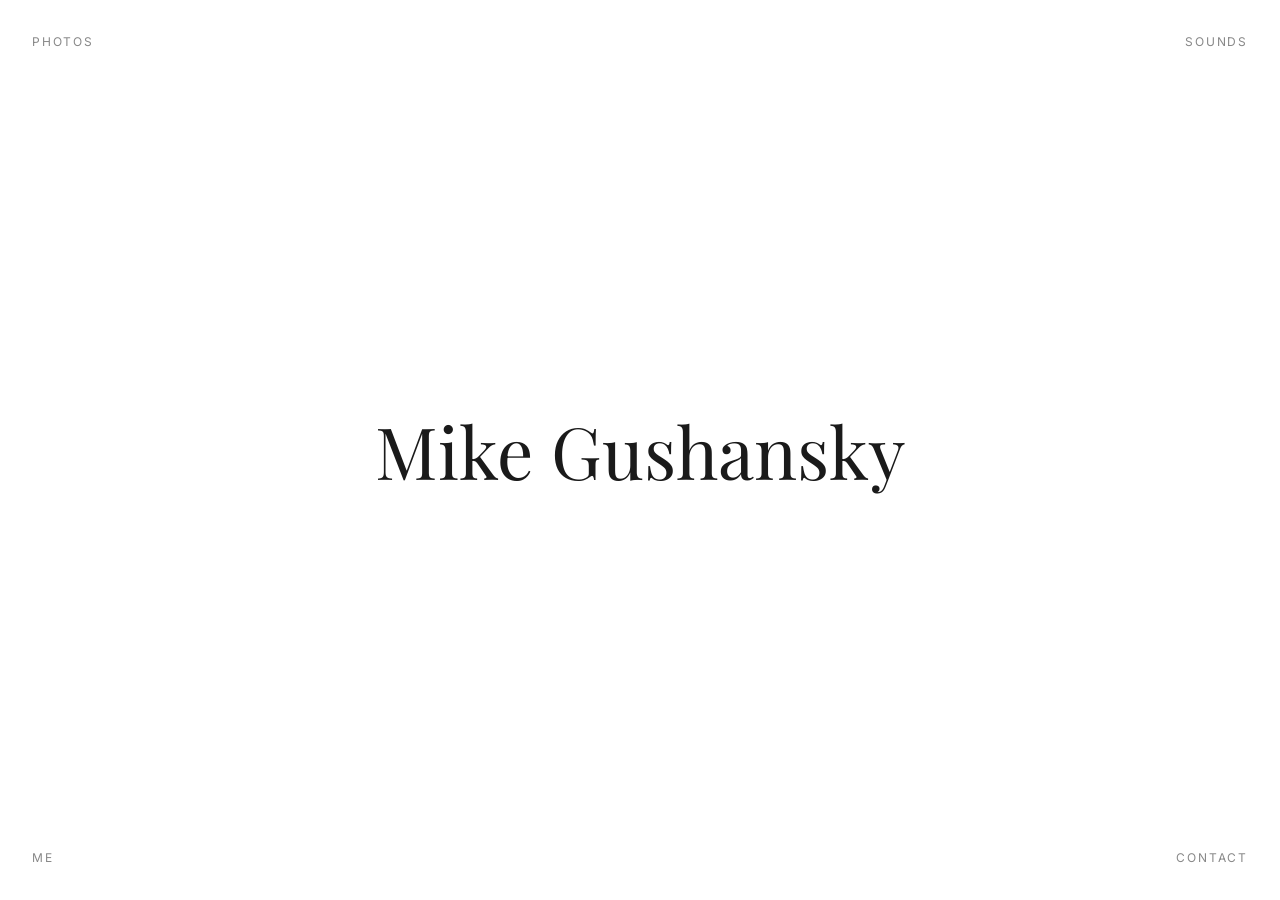
<file: index.html>
<!DOCTYPE html>
<html lang="en">
<head>
  <meta charset="UTF-8">
  <meta name="viewport" content="width=device-width, initial-scale=1.0">
  <meta name="description" content="Mike Gushansky — DJ and photographer. Music and visual storytelling.">
  <meta property="og:title" content="Mike Gushansky — DJ & Photographer">
  <meta property="og:description" content="Music and photography by Mike Gushansky.">
  <title>Mike Gushansky</title>
  <link rel="preconnect" href="https://fonts.googleapis.com">
  <link href="https://fonts.googleapis.com/css2?family=Playfair+Display:ital,wght@0,400;0,700;1,400&family=Inter:wght@300;400;500&display=swap" rel="stylesheet">
  <link rel="stylesheet" href="css/styles.css">
  <script src="https://identity.netlify.com/v1/netlify-identity-widget.js"></script>
</head>
<body class="home-page">

  <a href="photos.html" class="corner-nav__link corner-nav__link--top-left">Photos</a>
  <a href="sounds.html" class="corner-nav__link corner-nav__link--top-right">Sounds</a>
  <a href="me.html" class="corner-nav__link corner-nav__link--bottom-left">Me</a>
  <a href="contact.html" class="corner-nav__link corner-nav__link--bottom-right">Contact</a>

  <h1 class="home-name">Mike Gushansky</h1>

  <script>
    if (window.netlifyIdentity) {
      window.netlifyIdentity.on("init", user => {
        if (!user) {
          window.netlifyIdentity.on("login", () => {
            document.location.href = "/admin/";
          });
        }
      });
    }
  </script>
</body>
</html>
</file>
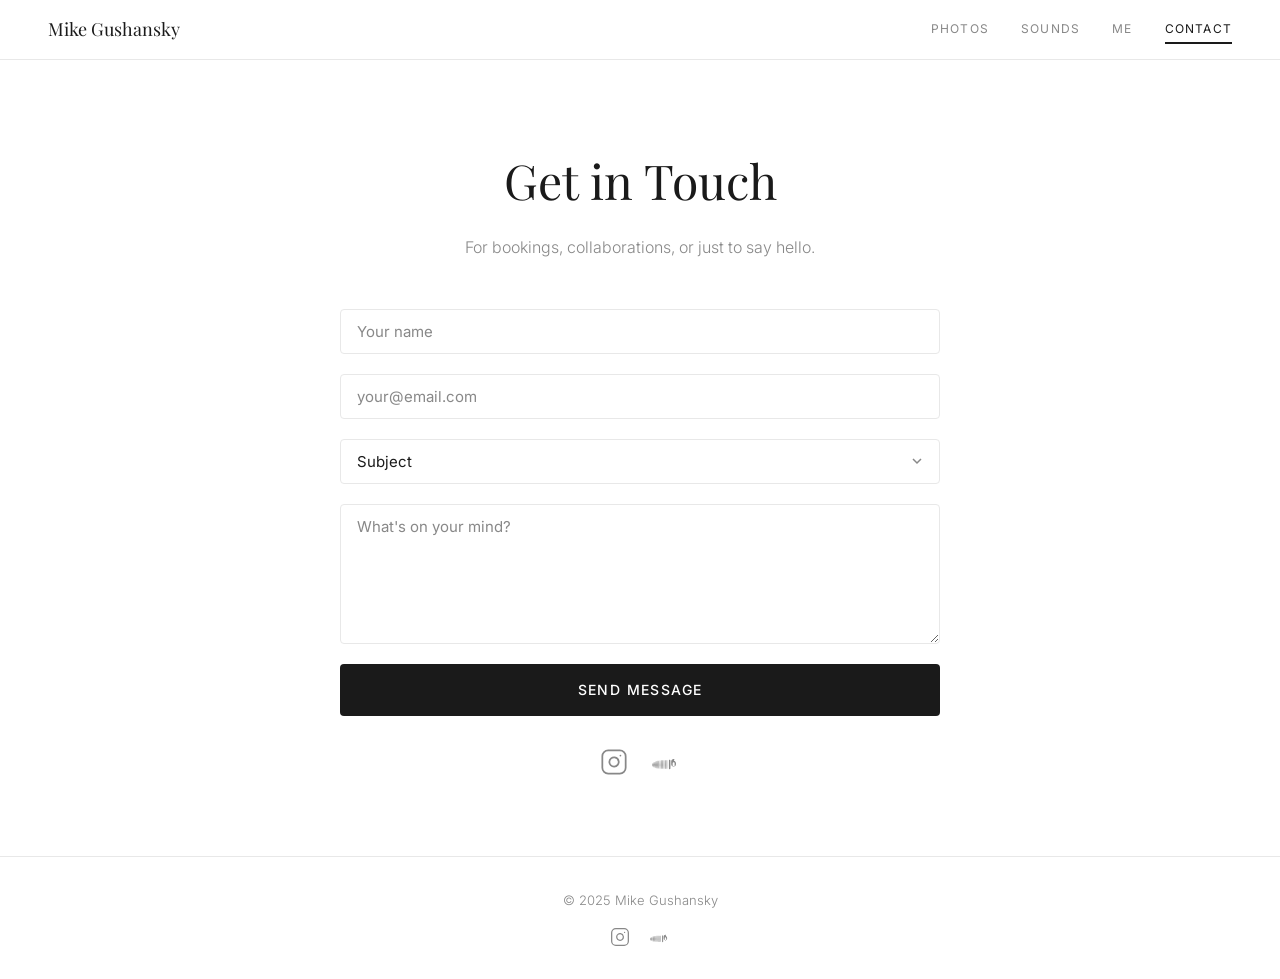
<file: contact.html>
<!DOCTYPE html>
<html lang="en">
<head>
  <meta charset="UTF-8">
  <meta name="viewport" content="width=device-width, initial-scale=1.0">
  <meta name="description" content="Get in touch with Mike Gushansky for bookings, collaborations, or photography inquiries.">
  <meta property="og:title" content="Mike Gushansky — DJ & Photographer">
  <meta property="og:description" content="Music and photography by Mike Gushansky.">
  <title>Mike Gushansky — Contact</title>
  <link rel="preconnect" href="https://fonts.googleapis.com">
  <link href="https://fonts.googleapis.com/css2?family=Playfair+Display:ital,wght@0,400;0,700;1,400&family=Inter:wght@300;400;500&display=swap" rel="stylesheet">
  <link rel="stylesheet" href="css/styles.css">
  <script src="https://identity.netlify.com/v1/netlify-identity-widget.js"></script>
</head>
<body>

  <!-- Top Navigation -->
  <nav class="top-nav">
    <a href="index.html" class="top-nav__logo">Mike Gushansky</a>
    <div class="top-nav__links">
      <a href="photos.html" class="top-nav__link">Photos</a>
      <a href="sounds.html" class="top-nav__link">Sounds</a>
      <a href="me.html" class="top-nav__link">Me</a>
      <a href="contact.html" class="top-nav__link top-nav__link--active">Contact</a>
    </div>
    <button class="hamburger" aria-label="Menu">
      <span class="hamburger__line"></span>
      <span class="hamburger__line"></span>
      <span class="hamburger__line"></span>
    </button>
  </nav>

  <!-- Mobile Menu -->
  <div class="mobile-menu">
    <a href="photos.html" class="mobile-menu__link">Photos</a>
    <a href="sounds.html" class="mobile-menu__link">Sounds</a>
    <a href="me.html" class="mobile-menu__link">Me</a>
    <a href="contact.html" class="mobile-menu__link mobile-menu__link--active">Contact</a>
  </div>

  <div class="page-body">
    <main>

      <div class="content-wrap">
        <header class="page-header fade-in">
          <h1 class="page-header__title">Get in Touch</h1>
          <p class="page-header__tagline">For bookings, collaborations, or just to say hello.</p>
        </header>
      </div>

      <div class="content-wrap">
        <div class="contact-form-wrap fade-in">

          <!-- Netlify handles this form for free — no backend needed. Submissions appear in your Netlify dashboard. -->
          <form class="contact-form" name="contact" method="POST" data-netlify="true" netlify>
            <input type="hidden" name="form-name" value="contact">
            <input type="text" name="name" placeholder="Your name" required>
            <input type="email" name="email" placeholder="your@email.com" required>
            <select name="subject" required>
              <option value="" disabled selected>Subject</option>
              <option value="Booking">Booking</option>
              <option value="Collaboration">Collaboration</option>
              <option value="Photography">Photography</option>
              <option value="Other">Other</option>
            </select>
            <textarea name="message" rows="6" placeholder="What's on your mind?" required></textarea>
            <button type="submit" class="contact-form__submit">Send Message</button>
          </form>

          <div id="form-success">
            <p>Thanks! I'll be in touch soon.</p>
          </div>

          <!-- Social Icons -->
          <div class="contact-socials">
            <a href="https://www.instagram.com/mikegushansky/" target="_blank" aria-label="Instagram">
              <svg viewBox="0 0 24 24" fill="none" stroke="currentColor" stroke-width="1.5" stroke-linecap="round" stroke-linejoin="round"><rect x="2" y="2" width="20" height="20" rx="5" ry="5"></rect><path d="M16 11.37A4 4 0 1 1 12.63 8 4 4 0 0 1 16 11.37z"></path><line x1="17.5" y1="6.5" x2="17.51" y2="6.5"></line></svg>
            </a>
            <a href="https://soundcloud.com/mikegushansky" target="_blank" aria-label="SoundCloud">
              <svg viewBox="0 0 24 24" fill="currentColor"><path d="M1.175 12.225c-.051 0-.094.046-.101.1l-.233 2.154.233 2.105c.007.058.05.098.101.098.05 0 .09-.04.099-.098l.255-2.105-.27-2.154c-.009-.06-.05-.1-.1-.1m-.899.828c-.06 0-.091.037-.104.094L0 14.479l.172 1.282c.013.06.045.094.104.094.057 0 .09-.038.104-.094l.2-1.282-.2-1.332c-.014-.057-.047-.094-.104-.094m1.8-1.156c-.063 0-.11.05-.116.11l-.213 2.451.213 2.36c.006.063.053.11.116.11.063 0 .109-.047.116-.11l.244-2.36-.244-2.45c-.007-.064-.053-.111-.116-.111m.899-.427c-.073 0-.126.058-.132.125l-.193 2.878.193 2.728c.006.071.059.125.132.125.072 0 .123-.054.132-.125l.217-2.728-.217-2.878c-.009-.067-.06-.125-.132-.125m.9-.235c-.082 0-.14.066-.148.14l-.174 3.113.174 2.86c.008.076.066.14.148.14.08 0 .138-.064.148-.14l.197-2.86-.197-3.113c-.01-.074-.068-.14-.148-.14m.9-.236c-.09 0-.154.073-.16.155l-.155 3.349.155 2.94c.006.084.07.155.16.155.088 0 .152-.071.16-.155l.175-2.94-.175-3.349c-.008-.082-.072-.155-.16-.155m.998-.146c-.1 0-.17.08-.176.168l-.135 3.495.135 2.993c.006.09.076.168.176.168.098 0 .168-.078.176-.168l.154-2.993-.154-3.495c-.008-.088-.078-.168-.176-.168m1.1-.198c-.11 0-.187.09-.193.183l-.117 3.693.117 3.024c.006.098.083.183.193.183.108 0 .183-.085.193-.183l.13-3.024-.13-3.693c-.01-.093-.085-.183-.193-.183m1.098-.134c-.12 0-.2.098-.207.197l-.098 3.827.098 3.05c.007.103.087.197.207.197.118 0 .198-.094.207-.197l.11-3.05-.11-3.827c-.009-.099-.089-.197-.207-.197m1.1-.088c-.13 0-.214.105-.22.21l-.078 3.915.079 3.066c.006.11.09.21.22.21.127 0 .21-.1.22-.21l.088-3.066-.089-3.914c-.009-.106-.092-.211-.22-.211m1.202-.02c-.14 0-.228.116-.234.226l-.063 3.934.064 3.076c.006.116.094.226.234.226.137 0 .225-.11.234-.226l.072-3.076-.072-3.934c-.009-.11-.097-.226-.234-.226m1.2.032c-.148 0-.24.122-.247.238l-.047 3.902.047 3.082c.007.12.1.238.248.238.146 0 .238-.118.247-.238l.053-3.082-.053-3.902c-.009-.116-.101-.238-.247-.238m1.302.05c-.09 0-.168.04-.217.106-.03.04-.047.09-.05.143l-.03 3.747.03 3.074c.004.06.02.11.05.15.05.065.127.107.218.107.088 0 .165-.04.215-.104.032-.04.05-.092.053-.153l.034-3.074-.034-3.747c-.003-.06-.02-.11-.053-.15-.05-.067-.127-.109-.216-.109m2.372-.384c-.193 0-.36.079-.474.21a.62.62 0 0 0-.152.378v.002l-.035 3.822.035 3.05a.627.627 0 0 0 .626.593c.33 0 .604-.252.627-.577v.003l.038-3.069-.038-3.838c-.016-.04-.027-.08-.044-.116a1.1 1.1 0 0 0-.193-.32 1.094 1.094 0 0 0-.39-.278m4.1-.497c-.227-.09-.474-.137-.73-.137-1.12 0-2.028.89-2.058 2.003v.004l-.002 2.588v.002c.03 1.112.938 2.001 2.06 2.001.556 0 1.06-.22 1.43-.578.371-.359.6-.858.6-1.41V13.12c0-1.094-.757-2.012-1.781-2.268m.614 4.678a.835.835 0 0 1-.834.834c-.46 0-.833-.374-.833-.834v-2.41a.834.834 0 0 1 .833-.832c.46 0 .834.372.834.833v2.41z"/></svg>
            </a>
          </div>

        </div>
      </div>

    </main>

    <!-- Footer -->
    <footer class="site-footer">
      <p class="site-footer__copy">&copy; 2025 Mike Gushansky</p>
      <div class="site-footer__socials">
        <a href="https://www.instagram.com/mikegushansky/" target="_blank" aria-label="Instagram">
          <svg viewBox="0 0 24 24" fill="none" stroke="currentColor" stroke-width="1.5" stroke-linecap="round" stroke-linejoin="round"><rect x="2" y="2" width="20" height="20" rx="5" ry="5"></rect><path d="M16 11.37A4 4 0 1 1 12.63 8 4 4 0 0 1 16 11.37z"></path><line x1="17.5" y1="6.5" x2="17.51" y2="6.5"></line></svg>
        </a>
        <a href="https://soundcloud.com/mikegushansky" target="_blank" aria-label="SoundCloud">
          <svg viewBox="0 0 24 24" fill="currentColor"><path d="M1.175 12.225c-.051 0-.094.046-.101.1l-.233 2.154.233 2.105c.007.058.05.098.101.098.05 0 .09-.04.099-.098l.255-2.105-.27-2.154c-.009-.06-.05-.1-.1-.1m-.899.828c-.06 0-.091.037-.104.094L0 14.479l.172 1.282c.013.06.045.094.104.094.057 0 .09-.038.104-.094l.2-1.282-.2-1.332c-.014-.057-.047-.094-.104-.094m1.8-1.156c-.063 0-.11.05-.116.11l-.213 2.451.213 2.36c.006.063.053.11.116.11.063 0 .109-.047.116-.11l.244-2.36-.244-2.45c-.007-.064-.053-.111-.116-.111m.899-.427c-.073 0-.126.058-.132.125l-.193 2.878.193 2.728c.006.071.059.125.132.125.072 0 .123-.054.132-.125l.217-2.728-.217-2.878c-.009-.067-.06-.125-.132-.125m.9-.235c-.082 0-.14.066-.148.14l-.174 3.113.174 2.86c.008.076.066.14.148.14.08 0 .138-.064.148-.14l.197-2.86-.197-3.113c-.01-.074-.068-.14-.148-.14m.9-.236c-.09 0-.154.073-.16.155l-.155 3.349.155 2.94c.006.084.07.155.16.155.088 0 .152-.071.16-.155l.175-2.94-.175-3.349c-.008-.082-.072-.155-.16-.155m.998-.146c-.1 0-.17.08-.176.168l-.135 3.495.135 2.993c.006.09.076.168.176.168.098 0 .168-.078.176-.168l.154-2.993-.154-3.495c-.008-.088-.078-.168-.176-.168m1.1-.198c-.11 0-.187.09-.193.183l-.117 3.693.117 3.024c.006.098.083.183.193.183.108 0 .183-.085.193-.183l.13-3.024-.13-3.693c-.01-.093-.085-.183-.193-.183m1.098-.134c-.12 0-.2.098-.207.197l-.098 3.827.098 3.05c.007.103.087.197.207.197.118 0 .198-.094.207-.197l.11-3.05-.11-3.827c-.009-.099-.089-.197-.207-.197m1.1-.088c-.13 0-.214.105-.22.21l-.078 3.915.079 3.066c.006.11.09.21.22.21.127 0 .21-.1.22-.21l.088-3.066-.089-3.914c-.009-.106-.092-.211-.22-.211m1.202-.02c-.14 0-.228.116-.234.226l-.063 3.934.064 3.076c.006.116.094.226.234.226.137 0 .225-.11.234-.226l.072-3.076-.072-3.934c-.009-.11-.097-.226-.234-.226m1.2.032c-.148 0-.24.122-.247.238l-.047 3.902.047 3.082c.007.12.1.238.248.238.146 0 .238-.118.247-.238l.053-3.082-.053-3.902c-.009-.116-.101-.238-.247-.238m1.302.05c-.09 0-.168.04-.217.106-.03.04-.047.09-.05.143l-.03 3.747.03 3.074c.004.06.02.11.05.15.05.065.127.107.218.107.088 0 .165-.04.215-.104.032-.04.05-.092.053-.153l.034-3.074-.034-3.747c-.003-.06-.02-.11-.053-.15-.05-.067-.127-.109-.216-.109m2.372-.384c-.193 0-.36.079-.474.21a.62.62 0 0 0-.152.378v.002l-.035 3.822.035 3.05a.627.627 0 0 0 .626.593c.33 0 .604-.252.627-.577v.003l.038-3.069-.038-3.838c-.016-.04-.027-.08-.044-.116a1.1 1.1 0 0 0-.193-.32 1.094 1.094 0 0 0-.39-.278m4.1-.497c-.227-.09-.474-.137-.73-.137-1.12 0-2.028.89-2.058 2.003v.004l-.002 2.588v.002c.03 1.112.938 2.001 2.06 2.001.556 0 1.06-.22 1.43-.578.371-.359.6-.858.6-1.41V13.12c0-1.094-.757-2.012-1.781-2.268m.614 4.678a.835.835 0 0 1-.834.834c-.46 0-.833-.374-.833-.834v-2.41a.834.834 0 0 1 .833-.832c.46 0 .834.372.834.833v2.41z"/></svg>
        </a>
      </div>
    </footer>

  </div>

  <script src="js/main.js"></script>
  <script>
    if (window.netlifyIdentity) {
      window.netlifyIdentity.on("init", user => {
        if (!user) {
          window.netlifyIdentity.on("login", () => {
            document.location.href = "/admin/";
          });
        }
      });
    }
  </script>
</body>
</html>
</file>
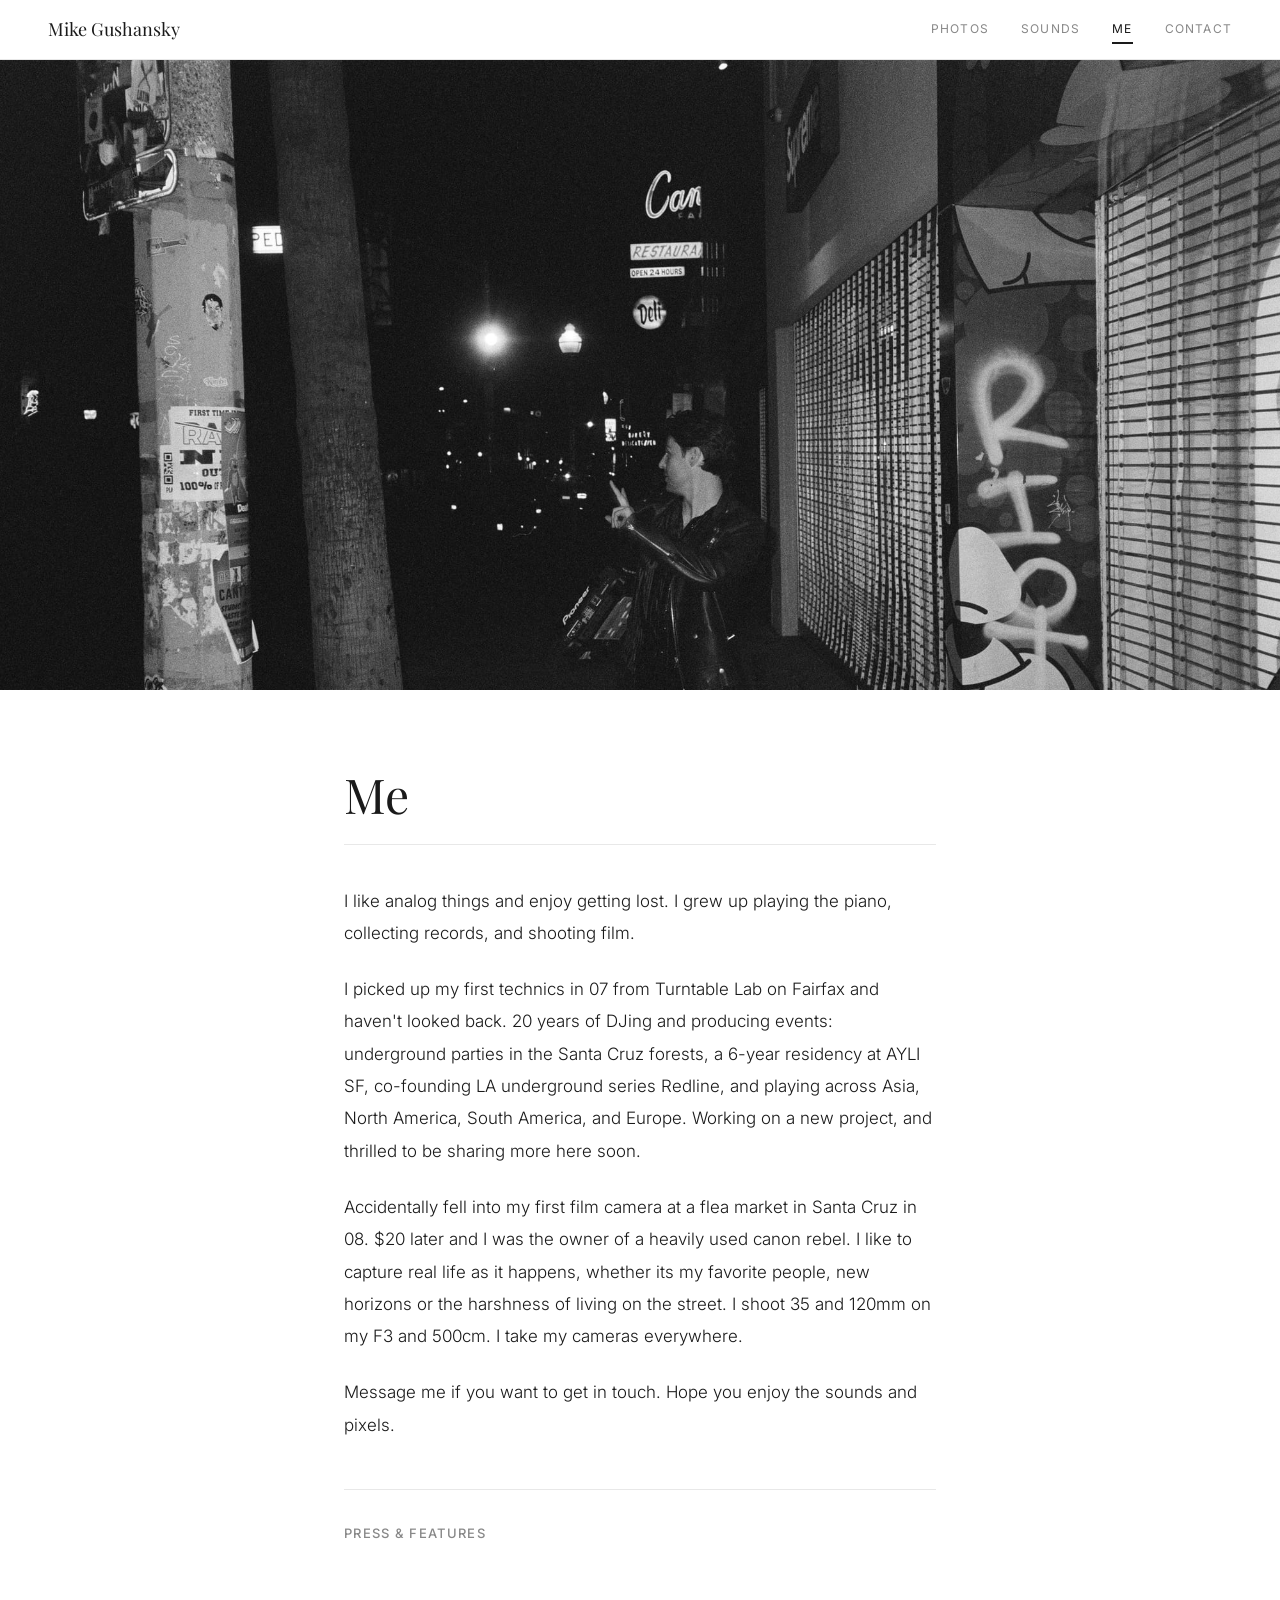
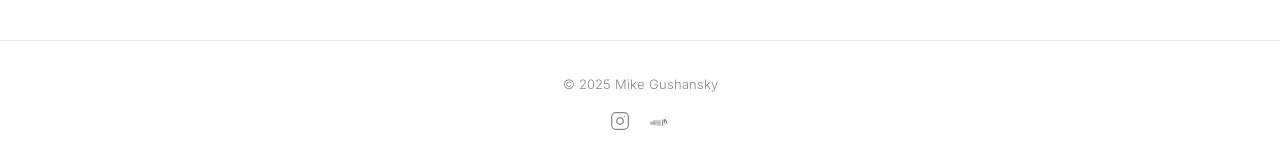
<file: me.html>
<!DOCTYPE html>
<html lang="en">
<head>
  <meta charset="UTF-8">
  <meta name="viewport" content="width=device-width, initial-scale=1.0">
  <meta name="description" content="About Mike Gushansky — DJ, photographer, and creative based in Tel Aviv.">
  <meta property="og:title" content="Mike Gushansky — DJ & Photographer">
  <meta property="og:description" content="Music and photography by Mike Gushansky.">
  <title>Mike Gushansky — Me</title>
  <link rel="preconnect" href="https://fonts.googleapis.com">
  <link href="https://fonts.googleapis.com/css2?family=Playfair+Display:ital,wght@0,400;0,700;1,400&family=Inter:wght@300;400;500&display=swap" rel="stylesheet">
  <link rel="stylesheet" href="css/styles.css">
  <script src="https://identity.netlify.com/v1/netlify-identity-widget.js"></script>
</head>
<body>

  <!-- Top Navigation -->
  <nav class="top-nav">
    <a href="index.html" class="top-nav__logo">Mike Gushansky</a>
    <div class="top-nav__links">
      <a href="photos.html" class="top-nav__link">Photos</a>
      <a href="sounds.html" class="top-nav__link">Sounds</a>
      <a href="me.html" class="top-nav__link top-nav__link--active">Me</a>
      <a href="contact.html" class="top-nav__link">Contact</a>
    </div>
    <button class="hamburger" aria-label="Menu">
      <span class="hamburger__line"></span>
      <span class="hamburger__line"></span>
      <span class="hamburger__line"></span>
    </button>
  </nav>

  <!-- Mobile Menu -->
  <div class="mobile-menu">
    <a href="photos.html" class="mobile-menu__link">Photos</a>
    <a href="sounds.html" class="mobile-menu__link">Sounds</a>
    <a href="me.html" class="mobile-menu__link mobile-menu__link--active">Me</a>
    <a href="contact.html" class="mobile-menu__link">Contact</a>
  </div>

  <div class="page-body">
    <main>

      <!-- ME PAGE PHOTO: replace src with your photo path -->
      <div class="me-hero">
        <img src="https://picsum.photos/1600/900?random=20" alt="Mike Gushansky portrait">
      </div>

      <div class="me-content">
        <h1 class="me-content__title fade-in">Me</h1>
        <hr class="me-content__rule">

        <div class="me-content__bio fade-in">
          <p></p>
          <p></p>
          <p></p>
          <p></p>
        </div>

        <!-- Press & Features -->
        <div class="me-press fade-in">
          <h2 class="me-press__heading">Press & Features</h2>

        </div>

      </div>

    </main>

    <!-- Footer -->
    <footer class="site-footer">
      <p class="site-footer__copy">&copy; 2025 Mike Gushansky</p>
      <div class="site-footer__socials">
        <a href="https://www.instagram.com/mikegushansky/" target="_blank" aria-label="Instagram">
          <svg viewBox="0 0 24 24" fill="none" stroke="currentColor" stroke-width="1.5" stroke-linecap="round" stroke-linejoin="round"><rect x="2" y="2" width="20" height="20" rx="5" ry="5"></rect><path d="M16 11.37A4 4 0 1 1 12.63 8 4 4 0 0 1 16 11.37z"></path><line x1="17.5" y1="6.5" x2="17.51" y2="6.5"></line></svg>
        </a>
        <a href="https://soundcloud.com/mikegushansky" target="_blank" aria-label="SoundCloud">
          <svg viewBox="0 0 24 24" fill="currentColor"><path d="M1.175 12.225c-.051 0-.094.046-.101.1l-.233 2.154.233 2.105c.007.058.05.098.101.098.05 0 .09-.04.099-.098l.255-2.105-.27-2.154c-.009-.06-.05-.1-.1-.1m-.899.828c-.06 0-.091.037-.104.094L0 14.479l.172 1.282c.013.06.045.094.104.094.057 0 .09-.038.104-.094l.2-1.282-.2-1.332c-.014-.057-.047-.094-.104-.094m1.8-1.156c-.063 0-.11.05-.116.11l-.213 2.451.213 2.36c.006.063.053.11.116.11.063 0 .109-.047.116-.11l.244-2.36-.244-2.45c-.007-.064-.053-.111-.116-.111m.899-.427c-.073 0-.126.058-.132.125l-.193 2.878.193 2.728c.006.071.059.125.132.125.072 0 .123-.054.132-.125l.217-2.728-.217-2.878c-.009-.067-.06-.125-.132-.125m.9-.235c-.082 0-.14.066-.148.14l-.174 3.113.174 2.86c.008.076.066.14.148.14.08 0 .138-.064.148-.14l.197-2.86-.197-3.113c-.01-.074-.068-.14-.148-.14m.9-.236c-.09 0-.154.073-.16.155l-.155 3.349.155 2.94c.006.084.07.155.16.155.088 0 .152-.071.16-.155l.175-2.94-.175-3.349c-.008-.082-.072-.155-.16-.155m.998-.146c-.1 0-.17.08-.176.168l-.135 3.495.135 2.993c.006.09.076.168.176.168.098 0 .168-.078.176-.168l.154-2.993-.154-3.495c-.008-.088-.078-.168-.176-.168m1.1-.198c-.11 0-.187.09-.193.183l-.117 3.693.117 3.024c.006.098.083.183.193.183.108 0 .183-.085.193-.183l.13-3.024-.13-3.693c-.01-.093-.085-.183-.193-.183m1.098-.134c-.12 0-.2.098-.207.197l-.098 3.827.098 3.05c.007.103.087.197.207.197.118 0 .198-.094.207-.197l.11-3.05-.11-3.827c-.009-.099-.089-.197-.207-.197m1.1-.088c-.13 0-.214.105-.22.21l-.078 3.915.079 3.066c.006.11.09.21.22.21.127 0 .21-.1.22-.21l.088-3.066-.089-3.914c-.009-.106-.092-.211-.22-.211m1.202-.02c-.14 0-.228.116-.234.226l-.063 3.934.064 3.076c.006.116.094.226.234.226.137 0 .225-.11.234-.226l.072-3.076-.072-3.934c-.009-.11-.097-.226-.234-.226m1.2.032c-.148 0-.24.122-.247.238l-.047 3.902.047 3.082c.007.12.1.238.248.238.146 0 .238-.118.247-.238l.053-3.082-.053-3.902c-.009-.116-.101-.238-.247-.238m1.302.05c-.09 0-.168.04-.217.106-.03.04-.047.09-.05.143l-.03 3.747.03 3.074c.004.06.02.11.05.15.05.065.127.107.218.107.088 0 .165-.04.215-.104.032-.04.05-.092.053-.153l.034-3.074-.034-3.747c-.003-.06-.02-.11-.053-.15-.05-.067-.127-.109-.216-.109m2.372-.384c-.193 0-.36.079-.474.21a.62.62 0 0 0-.152.378v.002l-.035 3.822.035 3.05a.627.627 0 0 0 .626.593c.33 0 .604-.252.627-.577v.003l.038-3.069-.038-3.838c-.016-.04-.027-.08-.044-.116a1.1 1.1 0 0 0-.193-.32 1.094 1.094 0 0 0-.39-.278m4.1-.497c-.227-.09-.474-.137-.73-.137-1.12 0-2.028.89-2.058 2.003v.004l-.002 2.588v.002c.03 1.112.938 2.001 2.06 2.001.556 0 1.06-.22 1.43-.578.371-.359.6-.858.6-1.41V13.12c0-1.094-.757-2.012-1.781-2.268m.614 4.678a.835.835 0 0 1-.834.834c-.46 0-.833-.374-.833-.834v-2.41a.834.834 0 0 1 .833-.832c.46 0 .834.372.834.833v2.41z"/></svg>
        </a>
      </div>
    </footer>

  </div>

  <script>window.__dynamicContent = true;</script>
  <script src="js/main.js"></script>
  <script>
    Promise.all([
      fetch('/_data/about.json').then(function(r) { return r.ok ? r.json() : null; }).catch(function() { return null; }),
      fetch('/_data/press.json').then(function(r) { return r.ok ? r.json() : null; }).catch(function() { return null; })
    ]).then(function(results) {
      var aboutData = results[0];
      var pressData = results[1];

      // Update hero image from CMS
      if (aboutData && aboutData.hero_image) {
        var heroImg = document.querySelector('.me-hero img');
        if (heroImg) heroImg.src = aboutData.hero_image;
      }

      // Update bio paragraphs from CMS
      if (aboutData) {
        var bioDiv = document.querySelector('.me-content__bio');
        if (bioDiv) {
          var paragraphs = bioDiv.querySelectorAll('p');
          if (aboutData.bio1 && paragraphs[0]) paragraphs[0].textContent = aboutData.bio1;
          if (aboutData.bio2 && paragraphs[1]) paragraphs[1].textContent = aboutData.bio2;
          if (aboutData.bio3 && paragraphs[2]) paragraphs[2].textContent = aboutData.bio3;
          if (aboutData.bio4 && paragraphs[3]) paragraphs[3].textContent = aboutData.bio4;
        }
      }

      // Render press cards from CMS
      if (pressData && pressData.items && pressData.items.length > 0) {
        var pressSection = document.querySelector('.me-press');
        if (pressSection) {
          // Remove existing press cards but keep the heading
          var existingCards = pressSection.querySelectorAll('.press-card');
          existingCards.forEach(function(card) { card.remove(); });

          pressData.items.forEach(function(item) {
            var card = document.createElement('a');
            card.href = item.url || '#';
            card.className = 'press-card';
            card.target = '_blank';
            card.innerHTML =
              '<img src="' + escapeHTML(item.thumbnail) + '" alt="Article thumbnail" class="press-card__img">' +
              '<div class="press-card__text">' +
                '<h3 class="press-card__title">' + escapeHTML(item.title) + '</h3>' +
                '<p class="press-card__desc">' + escapeHTML(item.description) + '</p>' +
                '<span class="press-card__link">Read more &rarr;</span>' +
              '</div>';
            pressSection.appendChild(card);
          });
        }
      }

      if (window.initFadeIn) window.initFadeIn();
    });
  </script>
  <script>
    if (window.netlifyIdentity) {
      window.netlifyIdentity.on("init", user => {
        if (!user) {
          window.netlifyIdentity.on("login", () => {
            document.location.href = "/admin/";
          });
        }
      });
    }
  </script>
</body>
</html>
</file>
<file: css/styles.css>
/* ==========================================================================
   Mike Gushansky — Global Stylesheet
   ========================================================================== */

/* --- CSS Custom Properties --- */
:root {
  --color-bg: #FFFFFF;
  --color-bg-soft: #F7F7F5;
  --color-text: #1A1A1A;
  --color-text-muted: #888888;
  --color-border: #E8E8E8;
  --color-hover: #000000;
}

/* --- Reset & Base --- */
*,
*::before,
*::after {
  margin: 0;
  padding: 0;
  box-sizing: border-box;
}

html {
  font-size: 16px;
  -webkit-text-size-adjust: 100%;
}

body {
  font-family: 'Inter', -apple-system, BlinkMacSystemFont, sans-serif;
  font-weight: 400;
  color: var(--color-text);
  background: var(--color-bg);
  line-height: 1.7;
  -webkit-font-smoothing: antialiased;
  -moz-osx-font-smoothing: grayscale;
}

a {
  color: inherit;
  text-decoration: none;
}

img {
  display: block;
  max-width: 100%;
}

ul, ol {
  list-style: none;
}

button {
  font-family: inherit;
  cursor: pointer;
  border: none;
  background: none;
}

select, input, textarea {
  font-family: inherit;
}

/* --- Fade In Animation --- */
.fade-in {
  opacity: 0;
  transform: translateY(24px);
  transition: opacity 0.6s ease, transform 0.6s ease;
}

.fade-in.visible {
  opacity: 1;
  transform: translateY(0);
}

/* ==========================================================================
   HOMEPAGE
   ========================================================================== */

.home-page {
  height: 100vh;
  height: 100dvh;
  overflow: hidden;
  position: relative;
  background: var(--color-bg);
}

/* Corner Navigation */
.corner-nav__link {
  position: fixed;
  font-family: 'Inter', sans-serif;
  font-weight: 400;
  text-transform: uppercase;
  letter-spacing: 0.15em;
  font-size: 12px;
  color: var(--color-text-muted);
  transition: color 0.3s ease;
  z-index: 10;
}

.corner-nav__link:hover {
  color: var(--color-text);
}

.corner-nav__link--top-left {
  top: 32px;
  left: 32px;
}

.corner-nav__link--top-right {
  top: 32px;
  right: 32px;
}

.corner-nav__link--bottom-left {
  bottom: 32px;
  left: 32px;
}

.corner-nav__link--bottom-right {
  bottom: 32px;
  right: 32px;
}

/* Centered Name */
.home-name {
  position: absolute;
  top: 50%;
  left: 50%;
  transform: translate(-50%, -50%);
  font-family: 'Playfair Display', serif;
  font-weight: 400;
  font-size: clamp(36px, 6vw, 72px);
  color: var(--color-text);
  white-space: nowrap;
  text-align: center;
}

/* ==========================================================================
   INNER PAGE NAVIGATION
   ========================================================================== */

.top-nav {
  position: fixed;
  top: 0;
  left: 0;
  right: 0;
  height: 60px;
  background: var(--color-bg);
  border-bottom: 1px solid var(--color-border);
  display: flex;
  align-items: center;
  justify-content: space-between;
  padding: 0 48px;
  z-index: 1000;
}

.top-nav__logo {
  font-family: 'Playfair Display', serif;
  font-weight: 400;
  font-size: 18px;
  color: var(--color-text);
}

.top-nav__links {
  display: flex;
  align-items: center;
  gap: 32px;
}

.top-nav__link {
  font-family: 'Inter', sans-serif;
  font-weight: 400;
  text-transform: uppercase;
  letter-spacing: 0.1em;
  font-size: 12px;
  color: var(--color-text-muted);
  transition: color 0.3s ease;
  position: relative;
}

.top-nav__link:hover {
  color: var(--color-text);
}

.top-nav__link--active {
  color: var(--color-text);
}

.top-nav__link--active::after {
  content: '';
  position: absolute;
  bottom: -4px;
  left: 0;
  right: 0;
  height: 2px;
  background: var(--color-text);
}

/* Hamburger */
.hamburger {
  display: none;
  flex-direction: column;
  justify-content: center;
  align-items: center;
  width: 32px;
  height: 32px;
  gap: 5px;
  cursor: pointer;
  z-index: 1001;
}

.hamburger__line {
  width: 20px;
  height: 1.5px;
  background: var(--color-text);
  transition: transform 0.3s ease, opacity 0.3s ease;
}

.hamburger.active .hamburger__line:nth-child(1) {
  transform: translateY(6.5px) rotate(45deg);
}

.hamburger.active .hamburger__line:nth-child(2) {
  opacity: 0;
}

.hamburger.active .hamburger__line:nth-child(3) {
  transform: translateY(-6.5px) rotate(-45deg);
}

/* Mobile Menu Overlay */
.mobile-menu {
  display: none;
  position: fixed;
  inset: 0;
  background: var(--color-bg);
  z-index: 999;
  flex-direction: column;
  align-items: center;
  justify-content: center;
  gap: 40px;
}

.mobile-menu.active {
  display: flex;
}

.mobile-menu__link {
  font-family: 'Inter', sans-serif;
  font-weight: 400;
  text-transform: uppercase;
  letter-spacing: 0.15em;
  font-size: 16px;
  color: var(--color-text-muted);
  transition: color 0.3s ease;
}

.mobile-menu__link:hover,
.mobile-menu__link--active {
  color: var(--color-text);
}

/* ==========================================================================
   INNER PAGE LAYOUT
   ========================================================================== */

.page-body {
  padding-top: 60px;
}

.content-wrap {
  max-width: 1200px;
  margin: 0 auto;
  padding: 0 48px;
}

.section-padding {
  padding: 80px 0;
}

/* ==========================================================================
   FOOTER
   ========================================================================== */

.site-footer {
  border-top: 1px solid var(--color-border);
  padding: 32px 0;
  text-align: center;
}

.site-footer__copy {
  font-family: 'Inter', sans-serif;
  font-weight: 300;
  font-size: 13px;
  color: var(--color-text-muted);
}

.site-footer__socials {
  display: flex;
  align-items: center;
  justify-content: center;
  gap: 20px;
  margin-top: 16px;
}

.site-footer__socials a {
  color: var(--color-text-muted);
  transition: color 0.3s ease;
  display: flex;
}

.site-footer__socials a:hover {
  color: var(--color-text);
}

.site-footer__socials svg {
  width: 20px;
  height: 20px;
}

/* ==========================================================================
   PHOTOS PAGE — Carousel
   ========================================================================== */

.carousel {
  position: relative;
  width: 100%;
  height: 100vh;
  overflow: hidden;
}

.carousel__track {
  display: flex;
  height: 100%;
  transition: transform 0.5s ease;
}

.carousel__slide {
  min-width: 100%;
  height: 100%;
  position: relative;
}

.carousel__slide img {
  width: 100%;
  height: 100%;
  object-fit: cover;
}

.carousel__caption {
  position: absolute;
  bottom: 0;
  left: 0;
  right: 0;
  padding: 80px 48px 40px;
  background: linear-gradient(to top, rgba(0,0,0,0.5), transparent);
  z-index: 2;
}

.carousel__caption-title {
  font-family: 'Inter', sans-serif;
  font-weight: 400;
  font-size: 16px;
  color: #fff;
  margin-bottom: 4px;
}

.carousel__caption-meta {
  font-family: 'Inter', sans-serif;
  font-weight: 300;
  font-size: 13px;
  color: rgba(255,255,255,0.7);
}

.carousel__arrow {
  position: absolute;
  top: 50%;
  transform: translateY(-50%);
  width: 48px;
  height: 48px;
  border-radius: 50%;
  background: rgba(255,255,255,0.15);
  display: flex;
  align-items: center;
  justify-content: center;
  z-index: 3;
  transition: background 0.3s ease;
  cursor: pointer;
  border: none;
}

.carousel__arrow:hover {
  background: rgba(255,255,255,0.3);
}

.carousel__arrow svg {
  width: 20px;
  height: 20px;
  fill: none;
  stroke: #fff;
  stroke-width: 2;
  stroke-linecap: round;
  stroke-linejoin: round;
}

.carousel__arrow--prev {
  left: 24px;
}

.carousel__arrow--next {
  right: 24px;
}

.carousel__dots {
  position: absolute;
  bottom: 20px;
  left: 50%;
  transform: translateX(-50%);
  display: flex;
  gap: 8px;
  z-index: 3;
}

.carousel__dot {
  width: 8px;
  height: 8px;
  border-radius: 50%;
  background: rgba(255,255,255,0.4);
  cursor: pointer;
  border: none;
  padding: 0;
  transition: background 0.3s ease;
}

.carousel__dot--active {
  background: #fff;
}

/* ==========================================================================
   PHOTOS PAGE — Masonry Gallery
   ========================================================================== */

.gallery {
  column-count: 2;
  column-gap: 12px;
  padding: 12px 0;
}

.gallery__item {
  break-inside: avoid;
  margin-bottom: 12px;
  cursor: pointer;
  overflow: hidden;
}

.gallery__item img {
  width: 100%;
  display: block;
  opacity: 0;
  transition: opacity 0.6s ease;
}

.gallery__item img.loaded {
  opacity: 1;
}

/* ==========================================================================
   PHOTOS PAGE — Lightbox
   ========================================================================== */

.lightbox {
  display: none;
  position: fixed;
  inset: 0;
  background: #000;
  z-index: 2000;
  align-items: center;
  justify-content: center;
}

.lightbox.active {
  display: flex;
}

.lightbox__img {
  max-width: 95vw;
  max-height: 95vh;
  object-fit: contain;
}

.lightbox__close {
  position: absolute;
  top: 20px;
  right: 24px;
  color: #fff;
  font-size: 24px;
  cursor: pointer;
  background: none;
  border: none;
  line-height: 1;
  z-index: 2001;
  padding: 8px;
}

.lightbox__arrow {
  position: absolute;
  top: 50%;
  transform: translateY(-50%);
  width: 48px;
  height: 48px;
  border-radius: 50%;
  background: rgba(255,255,255,0.15);
  display: flex;
  align-items: center;
  justify-content: center;
  z-index: 2001;
  transition: background 0.3s ease;
  cursor: pointer;
  border: none;
}

.lightbox__arrow:hover {
  background: rgba(255,255,255,0.3);
}

.lightbox__arrow svg {
  width: 20px;
  height: 20px;
  fill: none;
  stroke: #fff;
  stroke-width: 2;
  stroke-linecap: round;
  stroke-linejoin: round;
}

.lightbox__arrow--prev {
  left: 24px;
}

.lightbox__arrow--next {
  right: 24px;
}

/* ==========================================================================
   SOUNDS PAGE
   ========================================================================== */

.page-header {
  text-align: center;
  padding: 80px 0 48px;
}

.page-header__title {
  font-family: 'Playfair Display', serif;
  font-weight: 400;
  font-size: clamp(36px, 5vw, 48px);
  color: var(--color-text);
  margin-bottom: 12px;
}

.page-header__tagline {
  font-family: 'Inter', sans-serif;
  font-weight: 300;
  font-size: 16px;
  color: var(--color-text-muted);
}

/* Featured Mix */
.featured-mix {
  max-width: 900px;
  margin: 0 auto;
  padding-bottom: 80px;
}

.featured-mix__embed {
  position: relative;
  padding-bottom: 56.25%;
  height: 0;
  border-radius: 4px;
  overflow: hidden;
  box-shadow: 0 4px 24px rgba(0,0,0,0.08);
}

.featured-mix__embed iframe {
  position: absolute;
  top: 0;
  left: 0;
  width: 100%;
  height: 100%;
  border: 0;
}

.featured-mix__info {
  margin-top: 24px;
}

.featured-mix__title {
  font-family: 'Playfair Display', serif;
  font-weight: 400;
  font-size: clamp(24px, 3vw, 32px);
  color: var(--color-text);
  margin-bottom: 8px;
}

.featured-mix__meta {
  font-family: 'Inter', sans-serif;
  font-weight: 300;
  font-size: 13px;
  color: var(--color-text-muted);
  margin-bottom: 16px;
}

.featured-mix__desc {
  font-family: 'Inter', sans-serif;
  font-weight: 300;
  font-size: 15px;
  line-height: 1.7;
  color: var(--color-text);
}

/* Mix Grid */
.mix-section__heading {
  font-family: 'Playfair Display', serif;
  font-weight: 400;
  font-size: clamp(28px, 4vw, 36px);
  color: var(--color-text);
  margin-bottom: 40px;
}

.mix-grid {
  display: grid;
  grid-template-columns: repeat(2, 1fr);
  gap: 32px;
}

.mix-card {
  cursor: pointer;
}

.mix-card__thumb {
  position: relative;
  border-radius: 4px;
  overflow: hidden;
}

.mix-card__thumb img {
  width: 100%;
  aspect-ratio: 16 / 9;
  object-fit: cover;
  transition: transform 0.3s ease;
}

.mix-card:hover .mix-card__thumb img {
  transform: scale(1.02);
}

.mix-card__title {
  font-family: 'Inter', sans-serif;
  font-weight: 500;
  font-size: 16px;
  margin-top: 12px;
  color: var(--color-text);
}

.mix-card__meta {
  font-family: 'Inter', sans-serif;
  font-weight: 300;
  font-size: 13px;
  color: var(--color-text-muted);
  margin-top: 4px;
}

.mix-card__genre {
  display: inline-block;
  border: 1px solid var(--color-border);
  border-radius: 100px;
  padding: 4px 10px;
  font-family: 'Inter', sans-serif;
  font-weight: 400;
  font-size: 11px;
  text-transform: uppercase;
  letter-spacing: 0.1em;
  color: var(--color-text-muted);
  margin-top: 8px;
}

/* Mix Modal */
.mix-modal {
  display: none;
  position: fixed;
  inset: 0;
  background: rgba(0,0,0,0.85);
  z-index: 2000;
  align-items: center;
  justify-content: center;
}

.mix-modal.active {
  display: flex;
}

.mix-modal__container {
  background: #fff;
  max-width: 800px;
  width: 90%;
  padding: 24px;
  border-radius: 4px;
  position: relative;
}

.mix-modal__embed {
  position: relative;
  padding-bottom: 56.25%;
  height: 0;
}

.mix-modal__embed iframe {
  position: absolute;
  top: 0;
  left: 0;
  width: 100%;
  height: 100%;
  border: 0;
}

.mix-modal__close {
  position: absolute;
  top: -40px;
  right: 0;
  color: #fff;
  font-size: 24px;
  cursor: pointer;
  background: none;
  border: none;
  line-height: 1;
  padding: 8px;
  transition: color 0.3s ease;
}

.mix-modal__close:hover {
  color: var(--color-text-muted);
}

/* ==========================================================================
   ME PAGE
   ========================================================================== */

.me-hero {
  width: 100%;
  height: 70vh;
  overflow: hidden;
}

.me-hero img {
  width: 100%;
  height: 100%;
  object-fit: cover;
  object-position: center top;
}

.me-content {
  max-width: 640px;
  margin: 64px auto 0;
  padding: 0 24px 80px;
}

.me-content__title {
  font-family: 'Playfair Display', serif;
  font-weight: 400;
  font-size: clamp(36px, 5vw, 48px);
  margin-bottom: 8px;
}

.me-content__rule {
  border: none;
  border-top: 1px solid var(--color-border);
  margin-bottom: 40px;
}

.me-content__bio p {
  font-family: 'Inter', sans-serif;
  font-weight: 300;
  font-size: 17px;
  line-height: 1.9;
  margin-bottom: 24px;
}

/* Press */
.me-press {
  margin-top: 48px;
  border-top: 1px solid var(--color-border);
  padding-top: 32px;
}

.me-press__heading {
  font-family: 'Inter', sans-serif;
  font-weight: 500;
  font-size: 13px;
  text-transform: uppercase;
  letter-spacing: 0.1em;
  color: var(--color-text-muted);
  margin-bottom: 16px;
}

/* Press Cards */
.press-card {
  display: flex;
  gap: 20px;
  padding: 24px 0;
  border-bottom: 1px solid var(--color-border);
  text-decoration: none;
  color: inherit;
  transition: opacity 0.3s ease;
}

.press-card:hover .press-card__img {
  opacity: 0.85;
}

.press-card__img {
  width: 140px;
  aspect-ratio: 16 / 10;
  object-fit: cover;
  border-radius: 4px;
  flex-shrink: 0;
  transition: opacity 0.3s ease;
}

.press-card__text {
  display: flex;
  flex-direction: column;
  justify-content: center;
}

.press-card__title {
  font-family: 'Inter', sans-serif;
  font-weight: 500;
  font-size: 15px;
  color: var(--color-text);
  line-height: 1.4;
}

.press-card__desc {
  font-family: 'Inter', sans-serif;
  font-weight: 300;
  font-size: 14px;
  color: var(--color-text-muted);
  line-height: 1.6;
  margin-top: 6px;
}

.press-card__link {
  font-family: 'Inter', sans-serif;
  font-weight: 400;
  font-size: 13px;
  color: var(--color-text);
  margin-top: 8px;
}

/* ==========================================================================
   CONTACT PAGE
   ========================================================================== */

.contact-form-wrap {
  max-width: 600px;
  margin: 0 auto;
  padding-bottom: 80px;
}

.contact-form {
  display: flex;
  flex-direction: column;
  gap: 20px;
}

.contact-form input,
.contact-form select,
.contact-form textarea {
  width: 100%;
  border: 1px solid var(--color-border);
  border-radius: 4px;
  padding: 12px 16px;
  font-family: 'Inter', sans-serif;
  font-weight: 400;
  font-size: 15px;
  color: var(--color-text);
  background: var(--color-bg);
  transition: border-color 0.3s ease;
  appearance: none;
  -webkit-appearance: none;
}

.contact-form select {
  background-image: url("data:image/svg+xml,%3Csvg xmlns='http://www.w3.org/2000/svg' width='12' height='12' viewBox='0 0 12 12'%3E%3Cpath d='M2 4l4 4 4-4' fill='none' stroke='%23888' stroke-width='1.5'/%3E%3C/svg%3E");
  background-repeat: no-repeat;
  background-position: right 16px center;
  padding-right: 40px;
}

.contact-form input:focus,
.contact-form select:focus,
.contact-form textarea:focus {
  border-color: var(--color-text);
  outline: none;
}

.contact-form input::placeholder,
.contact-form textarea::placeholder {
  color: var(--color-text-muted);
}

.contact-form textarea {
  resize: vertical;
}

.contact-form__submit {
  width: 100%;
  height: 52px;
  background: var(--color-text);
  color: #fff;
  font-family: 'Inter', sans-serif;
  font-weight: 500;
  font-size: 14px;
  text-transform: uppercase;
  letter-spacing: 0.1em;
  border: none;
  border-radius: 4px;
  cursor: pointer;
  transition: background 0.3s ease;
}

.contact-form__submit:hover {
  background: #333;
}

#form-success {
  display: none;
  text-align: center;
  padding: 48px 0;
}

#form-success p {
  font-family: 'Inter', sans-serif;
  font-weight: 300;
  font-size: 18px;
  color: var(--color-text);
}

.contact-socials {
  display: flex;
  align-items: center;
  justify-content: center;
  gap: 24px;
  margin-top: 32px;
}

.contact-socials a {
  color: var(--color-text-muted);
  transition: color 0.3s ease;
  display: flex;
}

.contact-socials a:hover {
  color: var(--color-text);
}

.contact-socials svg {
  width: 28px;
  height: 28px;
}

/* ==========================================================================
   RESPONSIVE
   ========================================================================== */

/* Tablet */
@media (max-width: 1024px) {
  .content-wrap {
    padding: 0 32px;
  }
}

/* Mobile */
@media (max-width: 768px) {
  /* Homepage */
  .corner-nav__link {
    font-size: 10px;
  }

  .corner-nav__link--top-left {
    top: 20px;
    left: 20px;
  }

  .corner-nav__link--top-right {
    top: 20px;
    right: 20px;
  }

  .corner-nav__link--bottom-left {
    bottom: 20px;
    left: 20px;
  }

  .corner-nav__link--bottom-right {
    bottom: 20px;
    right: 20px;
  }

  /* Nav */
  .top-nav {
    padding: 0 24px;
  }

  .top-nav__links {
    display: none;
  }

  .hamburger {
    display: flex;
  }

  /* Content */
  .content-wrap {
    padding: 0 24px;
  }

  .section-padding {
    padding: 48px 0;
  }

  /* Photos */
  .gallery {
    column-count: 1;
  }

  .carousel__arrow {
    width: 36px;
    height: 36px;
  }

  .carousel__arrow svg {
    width: 16px;
    height: 16px;
  }

  .carousel__arrow--prev {
    left: 12px;
  }

  .carousel__arrow--next {
    right: 12px;
  }

  .carousel__caption {
    padding: 60px 24px 32px;
  }

  /* Sounds */
  .mix-grid {
    grid-template-columns: 1fr;
  }

  .page-header {
    padding: 48px 0 32px;
  }

  /* Me */
  .me-hero {
    height: 50vh;
  }

  .me-content {
    margin-top: 40px;
  }

  .press-card {
    flex-direction: column;
  }

  .press-card__img {
    width: 100%;
  }

  /* Contact */
  .contact-form-wrap {
    padding-bottom: 48px;
  }
}
</file>
